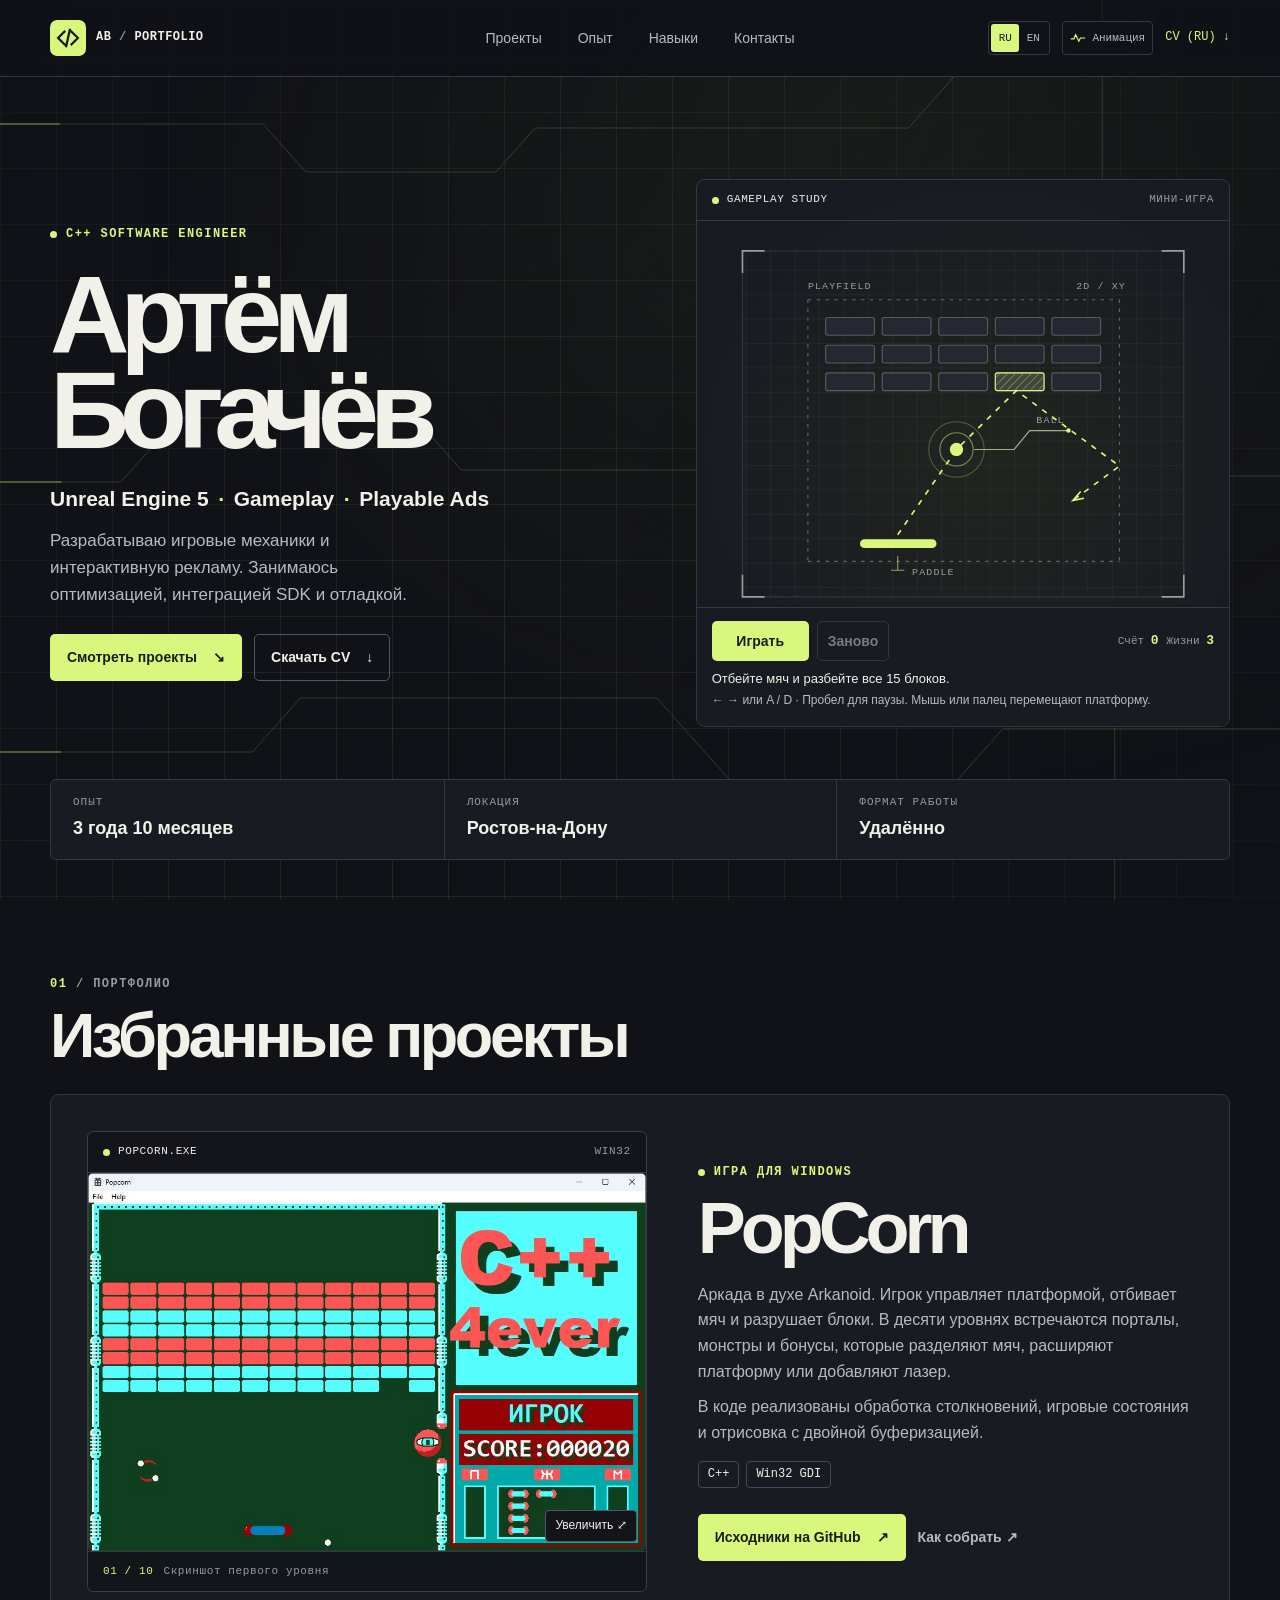
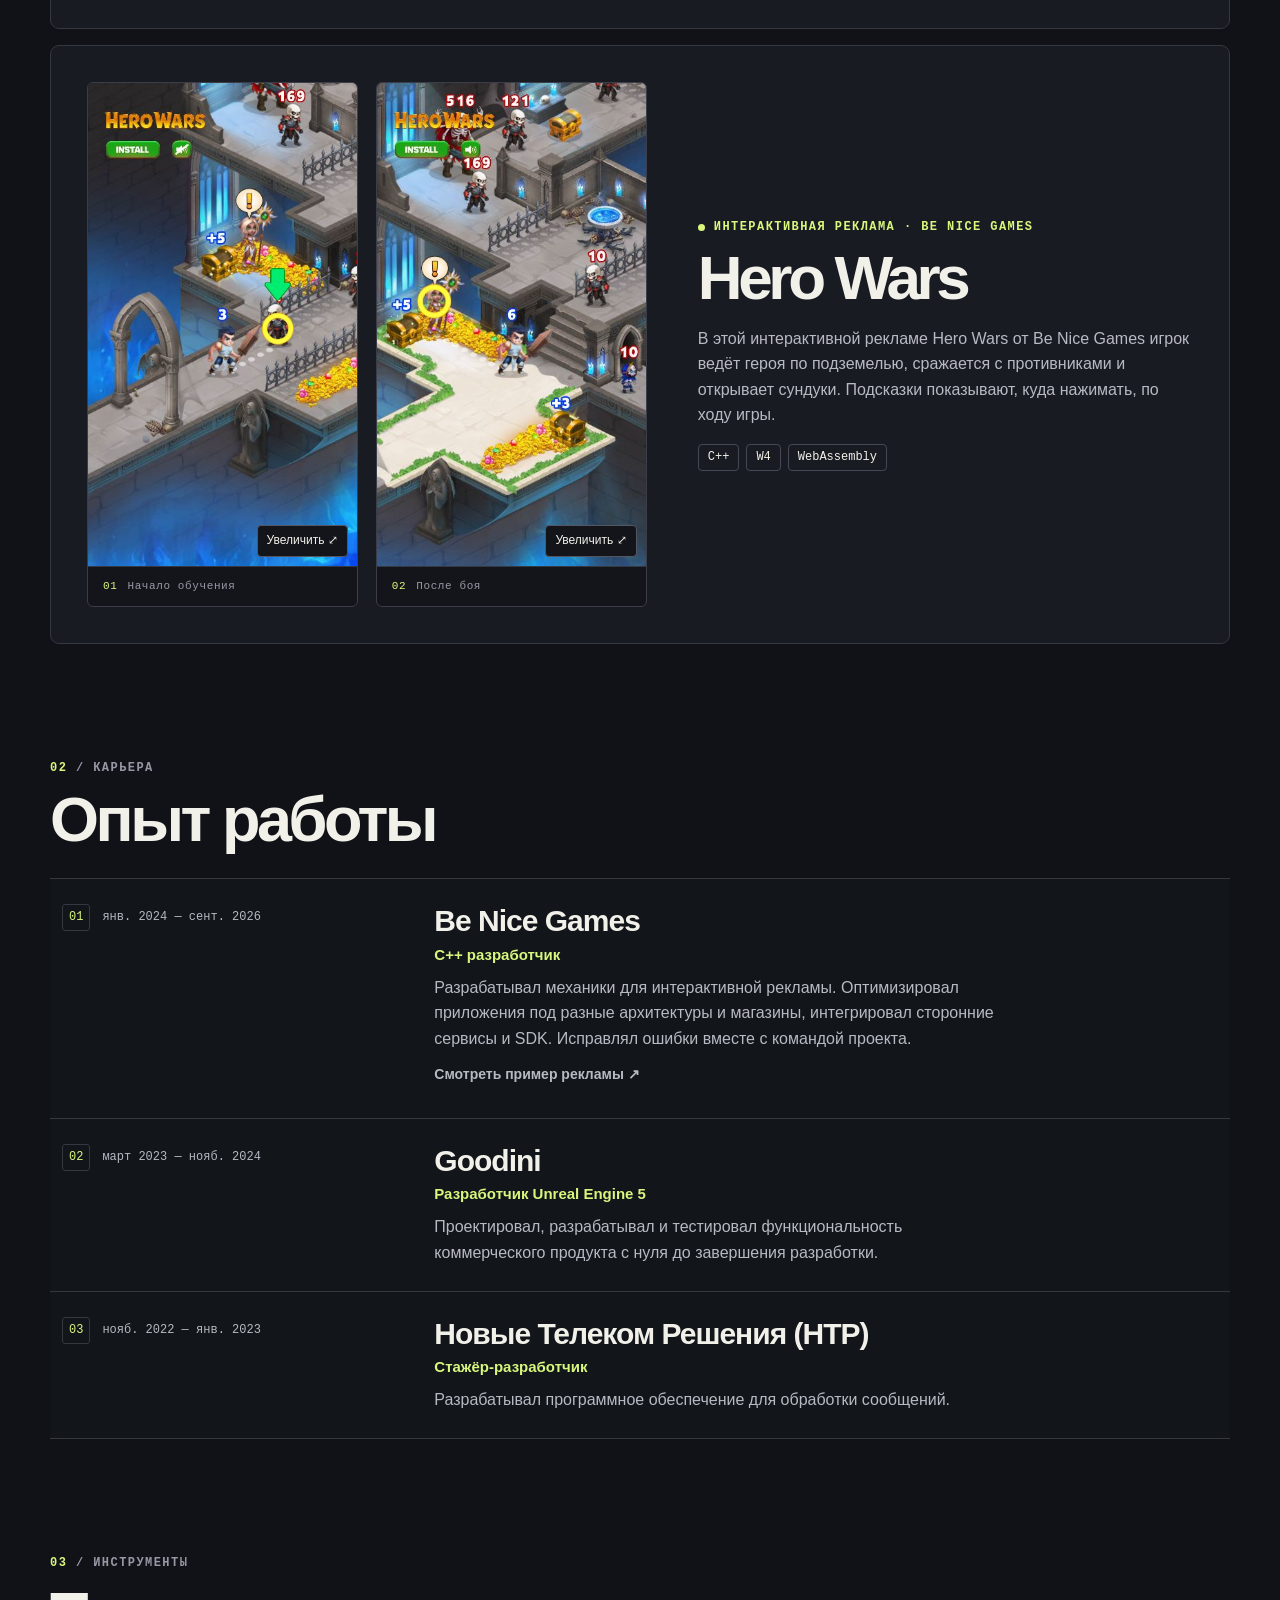
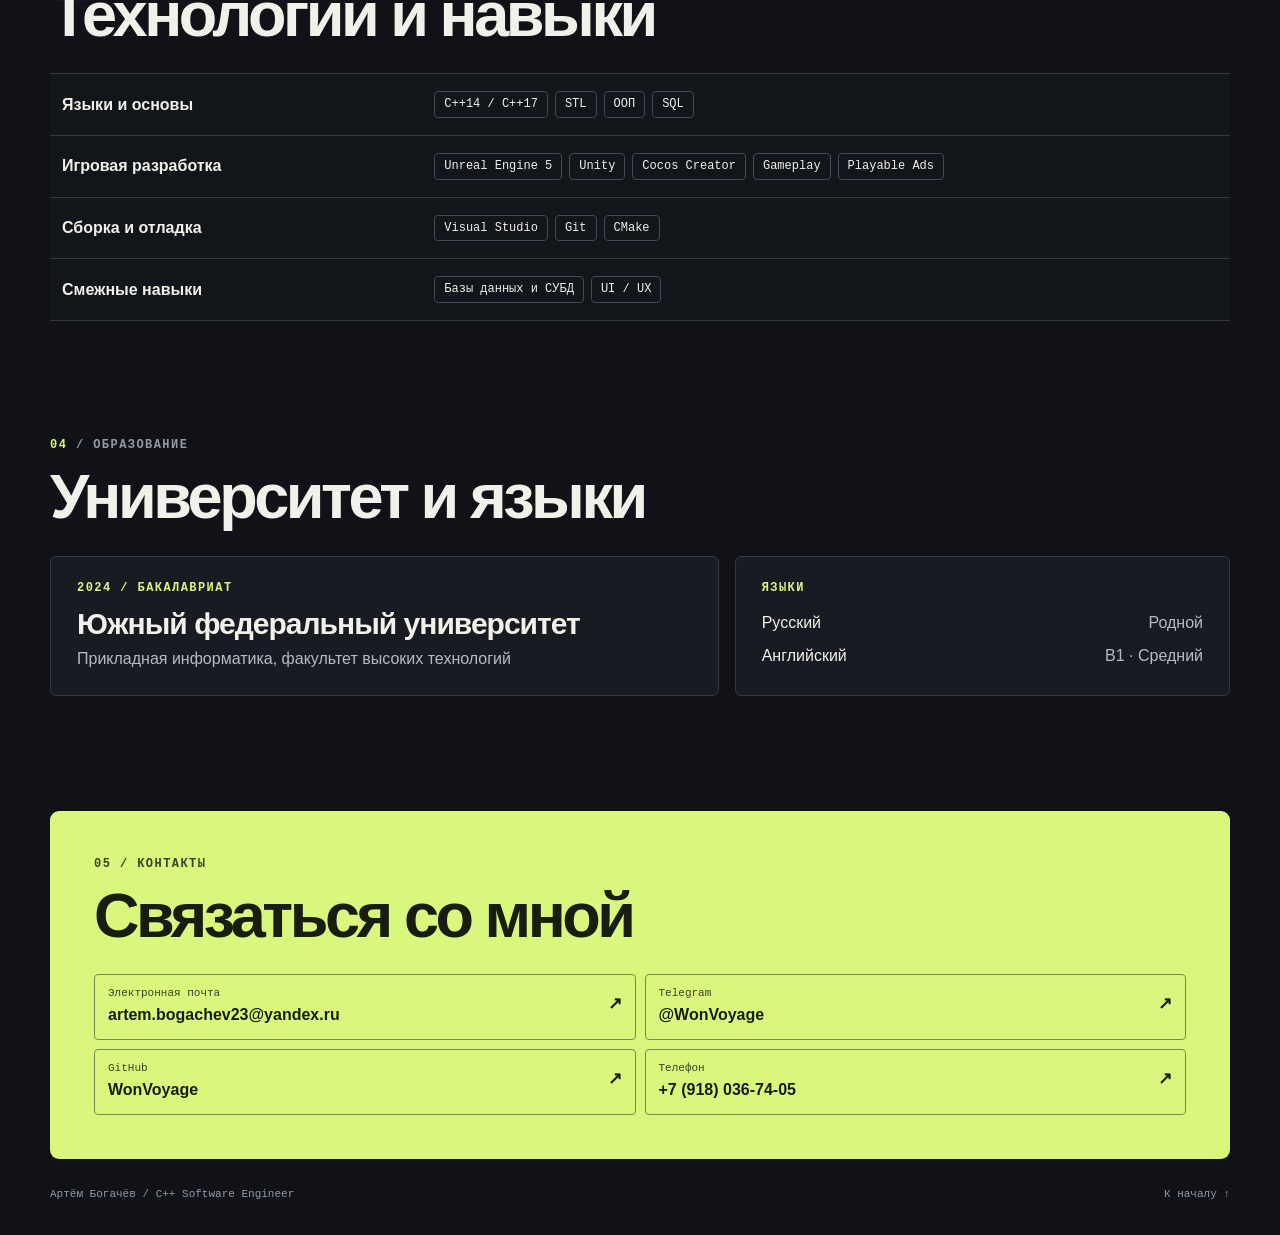
<file: index.html>
<!doctype html>
<html lang="ru">
<head>
  <meta charset="utf-8">
  <meta name="viewport" content="width=device-width, initial-scale=1">
  <meta name="description" content="Артём Богачёв, C++ разработчик. Опыт в Unreal Engine 5, игровых механиках и интерактивной рекламе. Резюме и проекты.">
  <meta name="theme-color" content="#111217">
  <title>Артём Богачёв — C++ разработчик</title>
  <link rel="alternate" hreflang="ru" href="/">
  <link rel="alternate" hreflang="en" href="/en/">
  <link rel="icon" href="/assets/mark.svg" type="image/svg+xml">
  <link rel="stylesheet" href="/style.css">
  <script type="module" src="/interactions.js"></script>
</head>
<body id="top">
  <div class="ambient" aria-hidden="true">
    <svg viewBox="0 0 1440 900" preserveAspectRatio="none" fill="none">
      <defs>
        <linearGradient id="trace-light" gradientUnits="userSpaceOnUse" x2="1440">
          <stop offset="0" stop-color="#d9f77d" stop-opacity=".35"/>
          <stop offset=".34" stop-color="#d9f77d" stop-opacity=".45"/>
          <stop offset=".57" stop-color="#d9f77d"/>
        </linearGradient>
        <path id="trace-a" pathLength="100" vector-effect="non-scaling-stroke" d="M-20 124H296l48 48h214l44-44h420l56-56h382"/>
        <path id="trace-b" pathLength="100" vector-effect="non-scaling-stroke" d="M-20 482H136l64-64h267l52 52h288l54-54h221l60 60h318"/>
        <path id="trace-c" pathLength="100" vector-effect="non-scaling-stroke" d="M-20 752H284l54-54h401l82 82h256l51-51h332"/>
        <path id="trace-d" pathLength="100" vector-effect="non-scaling-stroke" d="M1240-20v242l-56 56v238l70 70v334"/>
      </defs>
      <g class="ambient-traces">
        <use href="#trace-a"/><use href="#trace-b"/><use href="#trace-c"/><use href="#trace-d"/>
      </g>
      <g class="ambient-pulses">
        <use class="ambient-pulse" href="#trace-a"/><use class="ambient-pulse" href="#trace-b"/>
        <use class="ambient-pulse" href="#trace-c"/><use class="ambient-pulse" href="#trace-d"/>
      </g>
    </svg>
  </div>
  <a class="skip-link" href="#main">К содержанию</a>
  <header class="topbar">
    <div class="shell topbar-inner">
      <a class="brand" href="#top" aria-label="Артём Богачёв, к началу">
        <img src="/assets/mark.svg" alt="" width="36" height="36">
        <span>AB<span class="quiet"> / </span>PORTFOLIO</span>
      </a>
      <nav aria-label="Разделы сайта">
        <a href="#projects">Проекты</a>
        <a href="#experience">Опыт</a>
        <a href="#skills">Навыки</a>
        <a href="#contact">Контакты</a>
      </nav>
      <div class="topbar-actions">
        <div class="locale-picker" role="group" aria-label="Язык сайта">
          <a href="/" hreflang="ru" lang="ru" aria-label="Русский" aria-current="page">RU</a>
          <a href="/en/" hreflang="en" lang="en" aria-label="English" aria-current="false">EN</a>
        </div>
        <button type="button" class="motion-toggle" data-motion-toggle hidden aria-pressed="true" aria-label="Анимация фона" title="Анимация фона">
          <svg viewBox="0 0 20 20" width="16" height="16" fill="none" stroke="currentColor" stroke-width="1.5" aria-hidden="true"><path d="M1 11h4l2-5 4 8 2-4h6"/></svg>
          <span>Анимация</span>
        </button>
        <a class="top-cv" href="/assets/Artem_Bogachev_CV_RU.pdf" download>CV (RU) <span aria-hidden="true">↓</span></a>
      </div>
    </div>
  </header>

  <main id="main" class="shell" tabindex="-1">
    <section class="hero" aria-labelledby="hero-title">
      <div class="hero-copy">
        <div class="eyebrow"><i></i> C++ SOFTWARE ENGINEER</div>
        <h1 id="hero-title">Артём<br>Богачёв</h1>
        <p class="hero-role">Unreal Engine 5 <b>·</b> Gameplay <b>·</b> Playable Ads</p>
        <p class="hero-intro">Разрабатываю игровые механики и интерактивную рекламу. Занимаюсь оптимизацией, интеграцией SDK и отладкой.</p>
        <div class="actions">
          <a class="button primary" href="#projects">Смотреть проекты <span aria-hidden="true">↘</span></a>
          <a class="button secondary" href="/assets/Artem_Bogachev_CV_RU.pdf" download>Скачать CV <span aria-hidden="true">↓</span></a>
        </div>
      </div>
      <section class="schematic" data-study data-phase="ready" data-phases="{&quot;ready&quot;:{&quot;button&quot;:&quot;Играть&quot;,&quot;message&quot;:&quot;Отбейте мяч и разбейте все 15 блоков.&quot;},&quot;playing&quot;:{&quot;button&quot;:&quot;Пауза&quot;,&quot;message&quot;:&quot;Двигайте платформу, чтобы отбить мяч.&quot;},&quot;paused&quot;:{&quot;button&quot;:&quot;Продолжить&quot;,&quot;message&quot;:&quot;Пауза.&quot;},&quot;serve&quot;:{&quot;button&quot;:&quot;Подать мяч&quot;,&quot;message&quot;:&quot;Мяч потерян. Подайте следующий.&quot;},&quot;won&quot;:{&quot;button&quot;:&quot;Играть снова&quot;,&quot;message&quot;:&quot;Победа! Все 15 блоков разбиты.&quot;},&quot;lost&quot;:{&quot;button&quot;:&quot;Играть снова&quot;,&quot;message&quot;:&quot;Игра окончена. Попробуйте ещё раз.&quot;}}" aria-labelledby="study-title">
        <div class="diagram-top"><span id="study-title"><i></i> GAMEPLAY STUDY</span><span>МИНИ-ИГРА</span></div>
        <div class="study-field" tabindex="0" role="group" aria-label="Игровое поле" aria-describedby="study-help">
          <svg class="diagram" viewBox="0 0 480 348" fill="none" xmlns="http://www.w3.org/2000/svg" aria-hidden="true">
            <defs>
              <pattern id="grid" width="22" height="22" patternUnits="userSpaceOnUse">
                <path d="M22 0H0V22" stroke="#353740" stroke-opacity=".65"/>
              </pattern>
              <pattern id="hatch" width="5" height="5" patternUnits="userSpaceOnUse" patternTransform="rotate(45)">
                <path d="M0 0V5" stroke="#d9f77d" stroke-opacity=".6"/>
              </pattern>
            </defs>
            <rect x="41" y="27" width="398" height="312" rx="2" fill="url(#grid)" stroke="#343741"/>
            <path d="M41 47V27h20m358 0h20v20M41 319v20h20m358 0h20v-20" stroke="#989d95" stroke-width="1.5"/>
            <path d="M100 71H381M100 307H381M100 71V307M381 71V307" stroke="#626767" stroke-dasharray="3 5"/>
            <g class="study-bricks" fill="#252731" stroke="#565b61">
              <rect x="116" y="87" width="44" height="16" rx="2"/><rect x="167" y="87" width="44" height="16" rx="2"/><rect x="218" y="87" width="44" height="16" rx="2"/><rect x="269" y="87" width="44" height="16" rx="2"/><rect x="320" y="87" width="44" height="16" rx="2"/>
              <rect x="116" y="112" width="44" height="16" rx="2"/><rect x="167" y="112" width="44" height="16" rx="2"/><rect x="218" y="112" width="44" height="16" rx="2"/><rect x="269" y="112" width="44" height="16" rx="2"/><rect x="320" y="112" width="44" height="16" rx="2"/>
              <rect x="116" y="137" width="44" height="16" rx="2"/><rect x="167" y="137" width="44" height="16" rx="2"/><rect x="218" y="137" width="44" height="16" rx="2"/><rect x="269" y="137" width="44" height="16" rx="2"/><rect x="320" y="137" width="44" height="16" rx="2"/>
            </g>
            <g class="study-preview">
              <rect x="269" y="137" width="44" height="16" rx="2" fill="#d9f77d" fill-opacity=".15" stroke="#d9f77d"/>
              <rect x="270" y="138" width="42" height="14" rx="2" fill="url(#hatch)"/>
              <path d="m181 283 53-77 54-53 93 68-42 31" stroke="#d9f77d" stroke-width="1.5" stroke-dasharray="5 6"/>
              <path d="m346 244-7 8 10-2" stroke="#d9f77d" stroke-width="1.5"/>
              <circle cx="234" cy="206" r="25" stroke="#d9f77d" stroke-opacity=".27"/>
              <circle cx="234" cy="206" r="15" stroke="#d9f77d" stroke-opacity=".5"/>
              <circle cx="234" cy="206" r="6" fill="#d9f77d"/>
              <path d="M250 206h36l14-17h35" stroke="#a6af8d" stroke-width="1"/>
              <circle cx="335" cy="189" r="2" fill="#d9f77d"/>
              <rect x="147" y="287" width="69" height="8" rx="4" fill="#d9f77d"/>
              <path d="M181 302v13m-6 0h12" stroke="#d9f77d" stroke-opacity=".6"/>
              <g fill="#9a9f94" font-family="monospace" font-size="9" letter-spacing="1">
                <text x="100" y="61">PLAYFIELD</text><text x="342" y="61">2D / XY</text>
                <text x="306" y="182">BALL</text><text x="194" y="319">PADDLE</text>
              </g>
            </g>
            <g class="study-pieces">
              <rect data-paddle x="209" y="287" width="62" height="8" rx="4" fill="#d9f77d"/>
              <circle data-ball cx="240" cy="280" r="5" fill="#f1f0e9"/>
            </g>
          </svg>
        </div>
        <div class="study-panel">
          <div class="study-controls">
            <div class="study-buttons">
              <button type="button" class="button primary" data-play disabled>Играть</button>
              <button type="button" class="button secondary" data-restart disabled>Заново</button>
            </div>
            <div class="study-score">
              <span>Счёт <strong data-score>0</strong></span>
              <span>Жизни <strong data-lives>3</strong></span>
            </div>
          </div>
          <p class="study-status" role="status" data-status>Отбейте мяч и разбейте все 15 блоков.</p>
          <p id="study-help" class="study-help">← → или A / D · Пробел для паузы. Мышь или палец перемещают платформу.</p>
          <noscript><p class="study-status">Для игры нужен JavaScript.</p></noscript>
        </div>
      </section>
      <dl class="facts">
        <div><dt>Опыт</dt><dd>3 года 10 месяцев</dd></div>
        <div><dt>Локация</dt><dd>Ростов-на-Дону</dd></div>
        <div><dt>Формат работы</dt><dd>Удалённо</dd></div>
      </dl>
    </section>

    <section class="section" id="projects" aria-labelledby="projects-title">
      <div class="section-kicker"><span>01</span> / ПОРТФОЛИО</div>
      <h2 id="projects-title">Избранные проекты</h2>
      <article class="project">
        <figure class="game">
          <div class="game-bar"><span><i></i> POPCORN.EXE</span><span>WIN32</span></div>
          <a class="game-image-link" href="/assets/popcorn-gameplay.jpg" aria-label="Увеличить скриншот первого уровня PopCorn" data-screenshot-title="PopCorn · первый уровень">
            <img src="/assets/popcorn-gameplay.jpg" alt="Первый уровень PopCorn. Платформа и мяч под полем из красных и бирюзовых блоков." width="962" height="652" loading="lazy">
            <span aria-hidden="true">Увеличить ⤢</span>
          </a>
          <figcaption><span>01 / 10</span> Скриншот первого уровня</figcaption>
        </figure>
        <div class="project-copy">
          <div class="eyebrow"><i></i> ИГРА ДЛЯ WINDOWS</div>
          <h3>PopCorn</h3>
          <p>Аркада в духе Arkanoid. Игрок управляет платформой, отбивает мяч и разрушает блоки. В десяти уровнях встречаются порталы, монстры и бонусы, которые разделяют мяч, расширяют платформу или добавляют лазер.</p>
          <p>В коде реализованы обработка столкновений, игровые состояния и отрисовка с двойной буферизацией.</p>
          <ul class="tags" aria-label="Технологии проекта"><li>C++</li><li>Win32 GDI</li></ul>
          <div class="actions">
            <a class="button primary" href="https://github.com/WonVoyage/PopCorn">Исходники на GitHub <span aria-hidden="true">↗</span></a>
            <a class="text-link" href="https://github.com/WonVoyage/PopCorn#build-from-source">Как собрать <span aria-hidden="true">↗</span></a>
          </div>
        </div>
      </article>
      <article class="project project--playable" id="playable-ad" aria-labelledby="ad-title">
        <div class="ad-shots" role="group" aria-label="Скриншоты интерактивной рекламы">
          <figure class="game">
            <a class="game-image-link" href="/assets/playable-tutorial.jpg" aria-label="Увеличить скриншот начала обучения" data-screenshot-title="Начало обучения">
              <img src="/assets/playable-tutorial.jpg" alt="Герой в подземелье. Игровая подсказка показывает, куда нажать." width="390" height="700" loading="lazy">
              <span aria-hidden="true">Увеличить ⤢</span>
            </a>
            <figcaption><span>01</span> Начало обучения</figcaption>
          </figure>
          <figure class="game">
            <a class="game-image-link" href="/assets/playable-combat.jpg" aria-label="Увеличить скриншот после боя" data-screenshot-title="После боя">
              <img src="/assets/playable-combat.jpg" alt="Герой после боя. В подземелье видны противники и сундуки." width="390" height="700" loading="lazy">
              <span aria-hidden="true">Увеличить ⤢</span>
            </a>
            <figcaption><span>02</span> После боя</figcaption>
          </figure>
        </div>
        <div class="project-copy">
          <div class="eyebrow"><i></i> ИНТЕРАКТИВНАЯ РЕКЛАМА · BE NICE GAMES</div>
          <h3 id="ad-title">Hero Wars</h3>
          <p>В этой интерактивной рекламе Hero Wars от Be Nice Games игрок ведёт героя по подземелью, сражается с противниками и открывает сундуки. Подсказки показывают, куда нажимать, по ходу игры.</p>
          <ul class="tags" aria-label="Технологии проекта"><li>C++</li><li>W4</li><li>WebAssembly</li></ul>
        </div>
      </article>
    </section>

    <section class="section" id="experience" aria-labelledby="experience-title">
      <div class="section-kicker"><span>02</span> / КАРЬЕРА</div>
      <h2 id="experience-title">Опыт работы</h2>
      <div class="timeline">
        <article class="job">
          <div class="job-meta"><span class="job-index">01</span><p>янв. 2024 — сент. 2026</p></div>
          <div>
            <h3>Be Nice Games</h3>
            <p class="job-role">C++ разработчик</p>
            <p>Разрабатывал механики для интерактивной рекламы. Оптимизировал приложения под разные архитектуры и магазины, интегрировал сторонние сервисы и SDK. Исправлял ошибки вместе с командой проекта.</p>
            <a class="text-link job-project" href="#playable-ad">Смотреть пример рекламы <span aria-hidden="true">↗</span></a>
          </div>
        </article>
        <article class="job">
          <div class="job-meta"><span class="job-index">02</span><p>март 2023 — нояб. 2024</p></div>
          <div>
            <h3>Goodini</h3>
            <p class="job-role">Разработчик Unreal Engine 5</p>
            <p>Проектировал, разрабатывал и тестировал функциональность коммерческого продукта с нуля до завершения разработки.</p>
          </div>
        </article>
        <article class="job">
          <div class="job-meta"><span class="job-index">03</span><p>нояб. 2022 — янв. 2023</p></div>
          <div>
            <h3>Новые Телеком Решения (НТР)</h3>
            <p class="job-role">Стажёр-разработчик</p>
            <p>Разрабатывал программное обеспечение для обработки сообщений.</p>
          </div>
        </article>
      </div>
    </section>

    <section class="section" id="skills" aria-labelledby="skills-title">
      <div class="section-kicker"><span>03</span> / ИНСТРУМЕНТЫ</div>
      <h2 id="skills-title">Технологии и навыки</h2>
      <dl class="skill-list">
        <div><dt>Языки и основы</dt><dd><ul class="tags"><li>C++14 / C++17</li><li>STL</li><li>ООП</li><li>SQL</li></ul></dd></div>
        <div><dt>Игровая разработка</dt><dd><ul class="tags"><li>Unreal Engine 5</li><li>Unity</li><li>Cocos Creator</li><li>Gameplay</li><li>Playable Ads</li></ul></dd></div>
        <div><dt>Сборка и отладка</dt><dd><ul class="tags"><li>Visual Studio</li><li>Git</li><li>CMake</li></ul></dd></div>
        <div><dt>Смежные навыки</dt><dd><ul class="tags"><li>Базы данных и СУБД</li><li>UI / UX</li></ul></dd></div>
      </dl>
    </section>

    <section class="section" id="education" aria-labelledby="education-title">
      <div class="section-kicker"><span>04</span> / ОБРАЗОВАНИЕ</div>
      <h2 id="education-title">Университет и языки</h2>
      <div class="education-grid">
        <article>
          <div class="eyebrow">2024 / БАКАЛАВРИАТ</div>
          <h3>Южный федеральный университет</h3>
          <p>Прикладная информатика, факультет высоких технологий</p>
        </article>
        <article>
          <div class="eyebrow">ЯЗЫКИ</div>
          <dl class="languages"><div><dt>Русский</dt><dd>Родной</dd></div><div><dt>Английский</dt><dd>B1 · Средний</dd></div></dl>
        </article>
      </div>
    </section>

    <section class="section contact" id="contact" aria-labelledby="contact-title">
      <div class="section-kicker"><span>05</span> / КОНТАКТЫ</div>
      <h2 id="contact-title">Связаться со мной</h2>
      <div class="contact-grid">
        <a href="mailto:artem.bogachev23@yandex.ru"><span>Электронная почта</span><strong>artem.bogachev23@yandex.ru</strong><b aria-hidden="true">↗</b></a>
        <a href="https://t.me/WonVoyage"><span>Telegram</span><strong>@WonVoyage</strong><b aria-hidden="true">↗</b></a>
        <a href="https://github.com/WonVoyage"><span>GitHub</span><strong>WonVoyage</strong><b aria-hidden="true">↗</b></a>
        <a href="tel:+79180367405"><span>Телефон</span><strong>+7 (918) 036-74-05</strong><b aria-hidden="true">↗</b></a>
      </div>
    </section>
  </main>
  <footer class="footer shell">
    <span>Артём Богачёв <span class="quiet">/</span> C++ Software Engineer</span>
    <a href="#top">К началу <span aria-hidden="true">↑</span></a>
  </footer>
  <dialog class="screenshot-dialog" aria-labelledby="screenshot-title">
    <div class="screenshot-dialog-bar">
      <h2 id="screenshot-title">PopCorn · первый уровень</h2>
      <form method="dialog"><button class="button secondary" autofocus>Закрыть <span aria-hidden="true">×</span></button></form>
    </div>
    <img src="/assets/popcorn-gameplay.jpg" width="962" height="652" alt="Первый уровень PopCorn. Платформа и мяч под полем из красных и бирюзовых блоков." loading="lazy">
  </dialog>
</body>
</html>
</file>
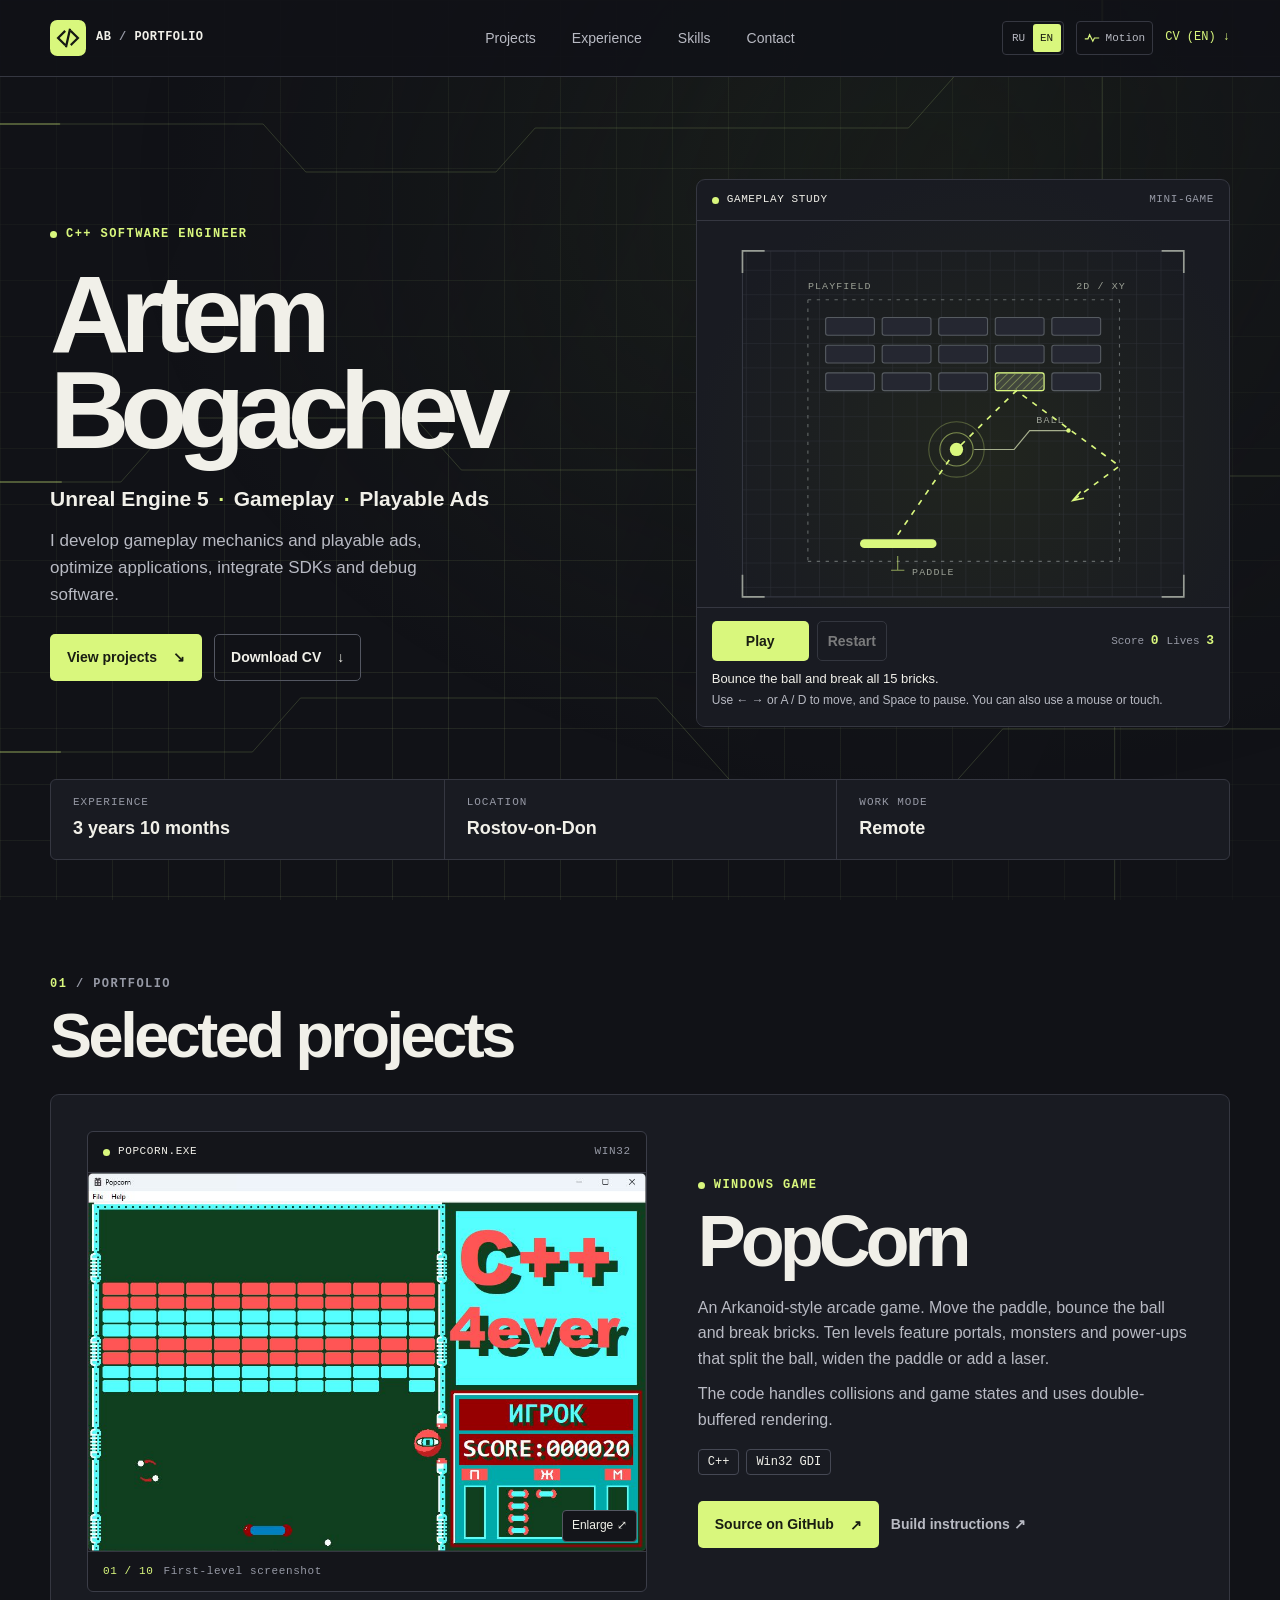
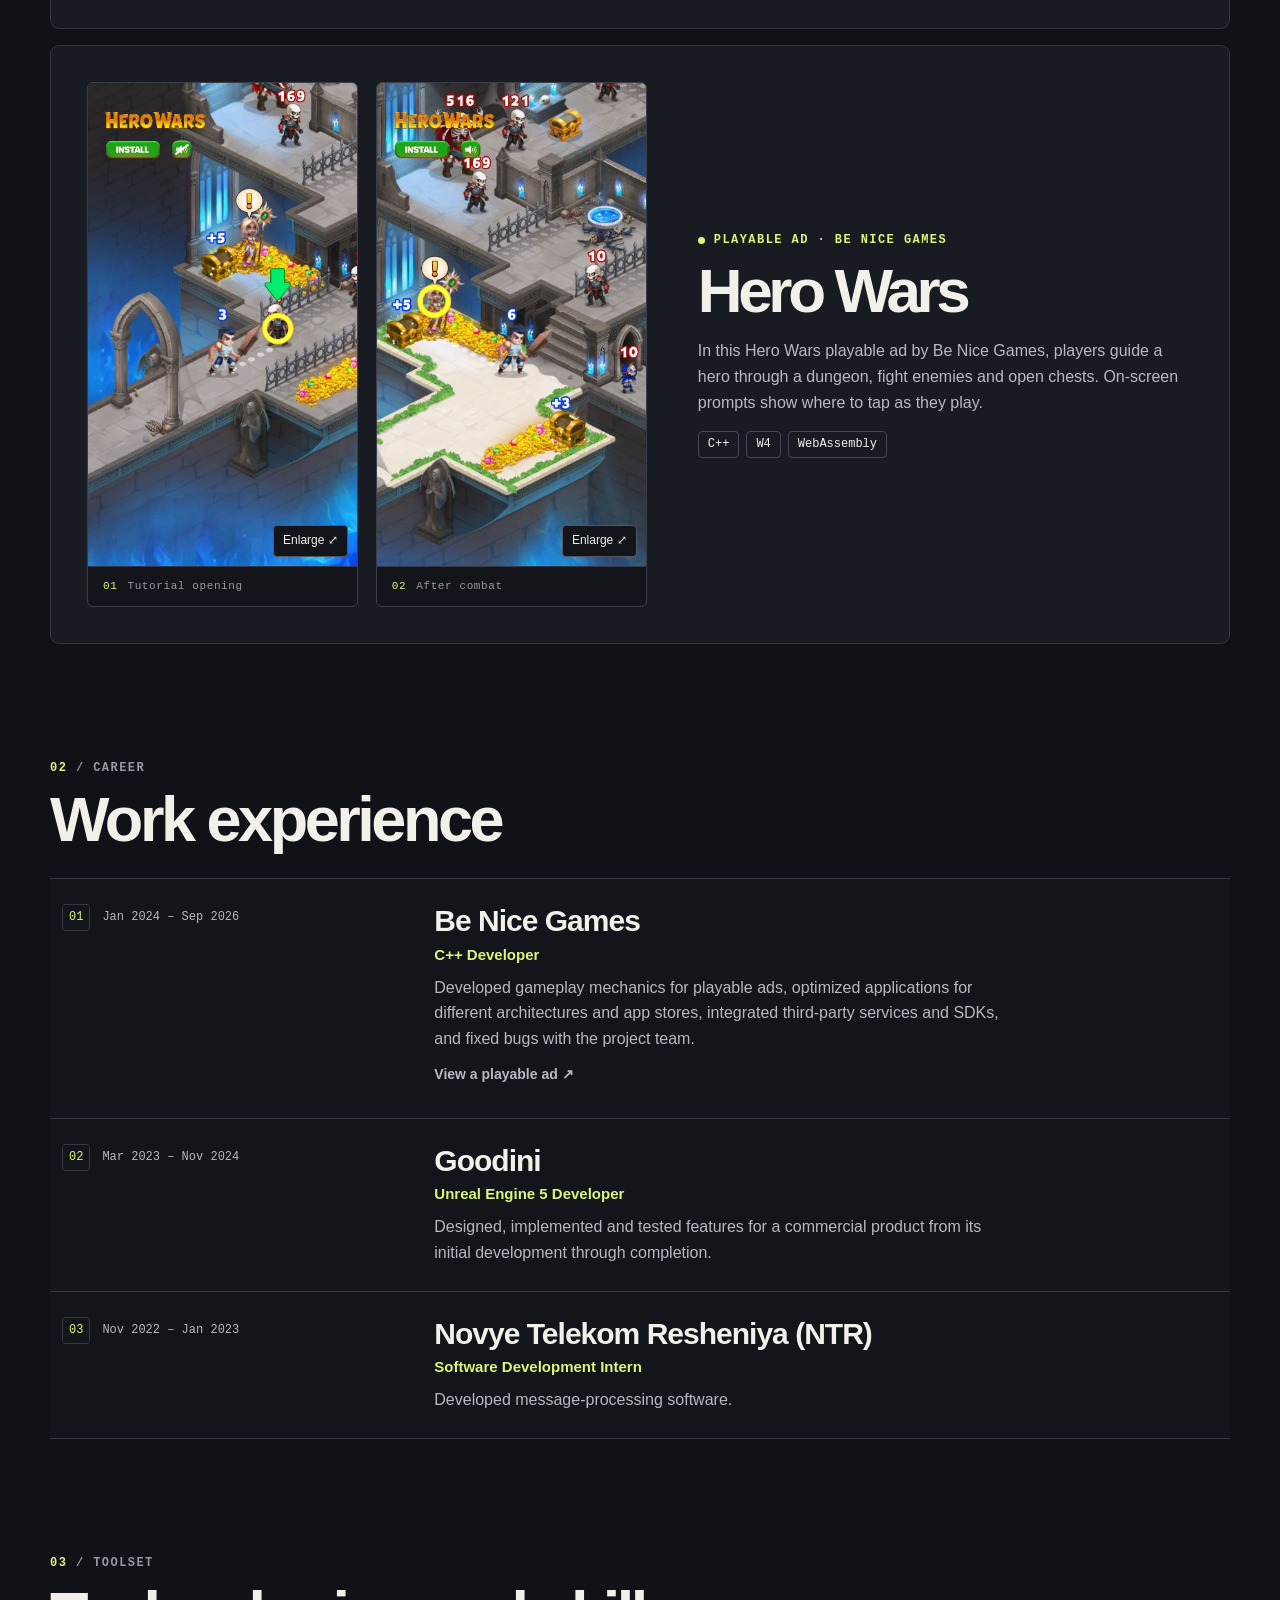
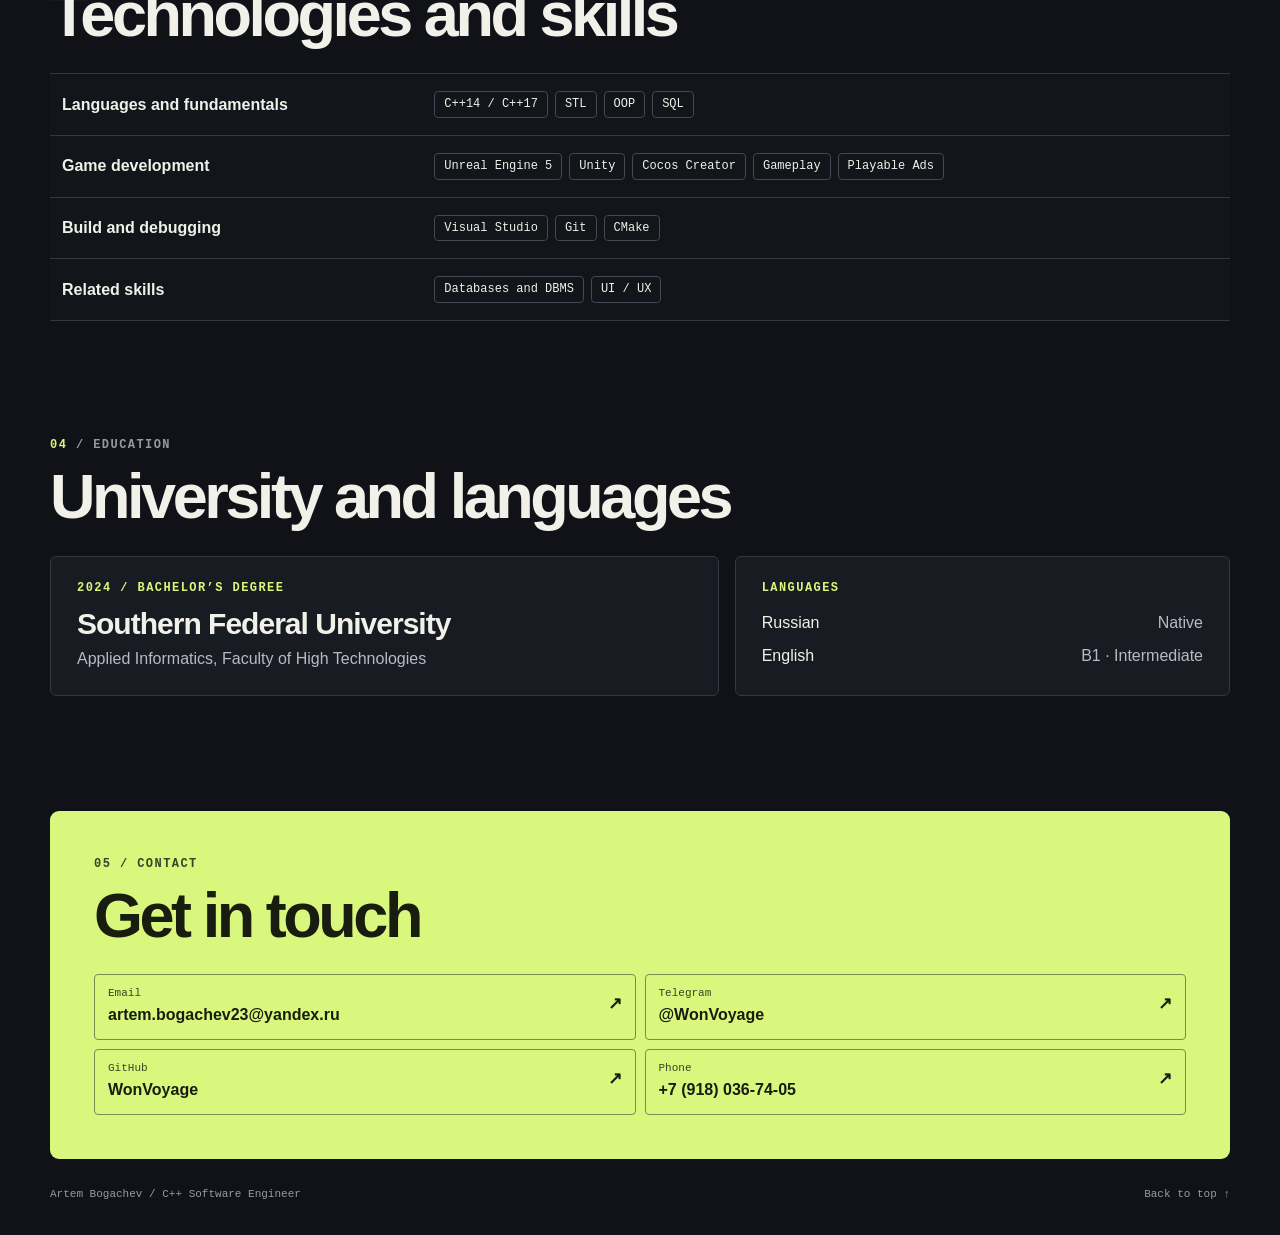
<file: en/index.html>
<!doctype html>
<html lang="en">
<head>
  <meta charset="utf-8">
  <meta name="viewport" content="width=device-width, initial-scale=1">
  <meta name="description" content="Artem Bogachev, C++ software engineer. Experience in Unreal Engine 5, gameplay and playable ads. Résumé and selected projects.">
  <meta name="theme-color" content="#111217">
  <title>Artem Bogachev — C++ Software Engineer</title>
  <link rel="alternate" hreflang="ru" href="/">
  <link rel="alternate" hreflang="en" href="/en/">
  <link rel="icon" href="/assets/mark.svg" type="image/svg+xml">
  <link rel="stylesheet" href="/style.css">
  <script type="module" src="/interactions.js"></script>
</head>
<body id="top">
  <div class="ambient" aria-hidden="true">
    <svg viewBox="0 0 1440 900" preserveAspectRatio="none" fill="none">
      <defs>
        <linearGradient id="trace-light" gradientUnits="userSpaceOnUse" x2="1440">
          <stop offset="0" stop-color="#d9f77d" stop-opacity=".35"/>
          <stop offset=".34" stop-color="#d9f77d" stop-opacity=".45"/>
          <stop offset=".57" stop-color="#d9f77d"/>
        </linearGradient>
        <path id="trace-a" pathLength="100" vector-effect="non-scaling-stroke" d="M-20 124H296l48 48h214l44-44h420l56-56h382"/>
        <path id="trace-b" pathLength="100" vector-effect="non-scaling-stroke" d="M-20 482H136l64-64h267l52 52h288l54-54h221l60 60h318"/>
        <path id="trace-c" pathLength="100" vector-effect="non-scaling-stroke" d="M-20 752H284l54-54h401l82 82h256l51-51h332"/>
        <path id="trace-d" pathLength="100" vector-effect="non-scaling-stroke" d="M1240-20v242l-56 56v238l70 70v334"/>
      </defs>
      <g class="ambient-traces">
        <use href="#trace-a"/><use href="#trace-b"/><use href="#trace-c"/><use href="#trace-d"/>
      </g>
      <g class="ambient-pulses">
        <use class="ambient-pulse" href="#trace-a"/><use class="ambient-pulse" href="#trace-b"/>
        <use class="ambient-pulse" href="#trace-c"/><use class="ambient-pulse" href="#trace-d"/>
      </g>
    </svg>
  </div>
  <a class="skip-link" href="#main">Skip to content</a>
  <header class="topbar">
    <div class="shell topbar-inner">
      <a class="brand" href="#top" aria-label="Artem Bogachev, back to top">
        <img src="/assets/mark.svg" alt="" width="36" height="36">
        <span>AB<span class="quiet"> / </span>PORTFOLIO</span>
      </a>
      <nav aria-label="Site sections">
        <a href="#projects">Projects</a>
        <a href="#experience">Experience</a>
        <a href="#skills">Skills</a>
        <a href="#contact">Contact</a>
      </nav>
      <div class="topbar-actions">
        <div class="locale-picker" role="group" aria-label="Site language">
          <a href="/" hreflang="ru" lang="ru" aria-label="Русский" aria-current="false">RU</a>
          <a href="/en/" hreflang="en" lang="en" aria-label="English" aria-current="page">EN</a>
        </div>
        <button type="button" class="motion-toggle" data-motion-toggle hidden aria-pressed="true" aria-label="Background animation" title="Background animation">
          <svg viewBox="0 0 20 20" width="16" height="16" fill="none" stroke="currentColor" stroke-width="1.5" aria-hidden="true"><path d="M1 11h4l2-5 4 8 2-4h6"/></svg>
          <span>Motion</span>
        </button>
        <a class="top-cv" href="/assets/Artem_Bogachev_CV_EN.pdf" download>CV (EN) <span aria-hidden="true">↓</span></a>
      </div>
    </div>
  </header>

  <main id="main" class="shell" tabindex="-1">
    <section class="hero" aria-labelledby="hero-title">
      <div class="hero-copy">
        <div class="eyebrow"><i></i> C++ SOFTWARE ENGINEER</div>
        <h1 id="hero-title">Artem<br>Bogachev</h1>
        <p class="hero-role">Unreal Engine 5 <b>·</b> Gameplay <b>·</b> Playable Ads</p>
        <p class="hero-intro">I develop gameplay mechanics and playable ads, optimize applications, integrate SDKs and debug software.</p>
        <div class="actions">
          <a class="button primary" href="#projects">View projects <span aria-hidden="true">↘</span></a>
          <a class="button secondary" href="/assets/Artem_Bogachev_CV_EN.pdf" download>Download CV <span aria-hidden="true">↓</span></a>
        </div>
      </div>
      <section class="schematic" data-study data-phase="ready" data-phases="{&quot;ready&quot;:{&quot;button&quot;:&quot;Play&quot;,&quot;message&quot;:&quot;Bounce the ball and break all 15 bricks.&quot;},&quot;playing&quot;:{&quot;button&quot;:&quot;Pause&quot;,&quot;message&quot;:&quot;Move the paddle to bounce the ball.&quot;},&quot;paused&quot;:{&quot;button&quot;:&quot;Resume&quot;,&quot;message&quot;:&quot;Paused.&quot;},&quot;serve&quot;:{&quot;button&quot;:&quot;Serve ball&quot;,&quot;message&quot;:&quot;Ball lost. Serve the next one.&quot;},&quot;won&quot;:{&quot;button&quot;:&quot;Play again&quot;,&quot;message&quot;:&quot;You won! All 15 bricks are cleared.&quot;},&quot;lost&quot;:{&quot;button&quot;:&quot;Play again&quot;,&quot;message&quot;:&quot;Game over. Try again.&quot;}}" aria-labelledby="study-title">
        <div class="diagram-top"><span id="study-title"><i></i> GAMEPLAY STUDY</span><span>MINI-GAME</span></div>
        <div class="study-field" tabindex="0" role="group" aria-label="Playfield" aria-describedby="study-help">
          <svg class="diagram" viewBox="0 0 480 348" fill="none" xmlns="http://www.w3.org/2000/svg" aria-hidden="true">
            <defs>
              <pattern id="grid" width="22" height="22" patternUnits="userSpaceOnUse">
                <path d="M22 0H0V22" stroke="#353740" stroke-opacity=".65"/>
              </pattern>
              <pattern id="hatch" width="5" height="5" patternUnits="userSpaceOnUse" patternTransform="rotate(45)">
                <path d="M0 0V5" stroke="#d9f77d" stroke-opacity=".6"/>
              </pattern>
            </defs>
            <rect x="41" y="27" width="398" height="312" rx="2" fill="url(#grid)" stroke="#343741"/>
            <path d="M41 47V27h20m358 0h20v20M41 319v20h20m358 0h20v-20" stroke="#989d95" stroke-width="1.5"/>
            <path d="M100 71H381M100 307H381M100 71V307M381 71V307" stroke="#626767" stroke-dasharray="3 5"/>
            <g class="study-bricks" fill="#252731" stroke="#565b61">
              <rect x="116" y="87" width="44" height="16" rx="2"/><rect x="167" y="87" width="44" height="16" rx="2"/><rect x="218" y="87" width="44" height="16" rx="2"/><rect x="269" y="87" width="44" height="16" rx="2"/><rect x="320" y="87" width="44" height="16" rx="2"/>
              <rect x="116" y="112" width="44" height="16" rx="2"/><rect x="167" y="112" width="44" height="16" rx="2"/><rect x="218" y="112" width="44" height="16" rx="2"/><rect x="269" y="112" width="44" height="16" rx="2"/><rect x="320" y="112" width="44" height="16" rx="2"/>
              <rect x="116" y="137" width="44" height="16" rx="2"/><rect x="167" y="137" width="44" height="16" rx="2"/><rect x="218" y="137" width="44" height="16" rx="2"/><rect x="269" y="137" width="44" height="16" rx="2"/><rect x="320" y="137" width="44" height="16" rx="2"/>
            </g>
            <g class="study-preview">
              <rect x="269" y="137" width="44" height="16" rx="2" fill="#d9f77d" fill-opacity=".15" stroke="#d9f77d"/>
              <rect x="270" y="138" width="42" height="14" rx="2" fill="url(#hatch)"/>
              <path d="m181 283 53-77 54-53 93 68-42 31" stroke="#d9f77d" stroke-width="1.5" stroke-dasharray="5 6"/>
              <path d="m346 244-7 8 10-2" stroke="#d9f77d" stroke-width="1.5"/>
              <circle cx="234" cy="206" r="25" stroke="#d9f77d" stroke-opacity=".27"/>
              <circle cx="234" cy="206" r="15" stroke="#d9f77d" stroke-opacity=".5"/>
              <circle cx="234" cy="206" r="6" fill="#d9f77d"/>
              <path d="M250 206h36l14-17h35" stroke="#a6af8d" stroke-width="1"/>
              <circle cx="335" cy="189" r="2" fill="#d9f77d"/>
              <rect x="147" y="287" width="69" height="8" rx="4" fill="#d9f77d"/>
              <path d="M181 302v13m-6 0h12" stroke="#d9f77d" stroke-opacity=".6"/>
              <g fill="#9a9f94" font-family="monospace" font-size="9" letter-spacing="1">
                <text x="100" y="61">PLAYFIELD</text><text x="342" y="61">2D / XY</text>
                <text x="306" y="182">BALL</text><text x="194" y="319">PADDLE</text>
              </g>
            </g>
            <g class="study-pieces">
              <rect data-paddle x="209" y="287" width="62" height="8" rx="4" fill="#d9f77d"/>
              <circle data-ball cx="240" cy="280" r="5" fill="#f1f0e9"/>
            </g>
          </svg>
        </div>
        <div class="study-panel">
          <div class="study-controls">
            <div class="study-buttons">
              <button type="button" class="button primary" data-play disabled>Play</button>
              <button type="button" class="button secondary" data-restart disabled>Restart</button>
            </div>
            <div class="study-score">
              <span>Score <strong data-score>0</strong></span>
              <span>Lives <strong data-lives>3</strong></span>
            </div>
          </div>
          <p class="study-status" role="status" data-status>Bounce the ball and break all 15 bricks.</p>
          <p id="study-help" class="study-help">Use ← → or A / D to move, and Space to pause. You can also use a mouse or touch.</p>
          <noscript><p class="study-status">JavaScript is required to play.</p></noscript>
        </div>
      </section>
      <dl class="facts">
        <div><dt>Experience</dt><dd>3 years 10 months</dd></div>
        <div><dt>Location</dt><dd>Rostov-on-Don</dd></div>
        <div><dt>Work mode</dt><dd>Remote</dd></div>
      </dl>
    </section>

    <section class="section" id="projects" aria-labelledby="projects-title">
      <div class="section-kicker"><span>01</span> / PORTFOLIO</div>
      <h2 id="projects-title">Selected projects</h2>
      <article class="project">
        <figure class="game">
          <div class="game-bar"><span><i></i> POPCORN.EXE</span><span>WIN32</span></div>
          <a class="game-image-link" href="/assets/popcorn-gameplay.jpg" aria-label="Enlarge the screenshot of PopCorn’s first level" data-screenshot-title="PopCorn · first level">
            <img src="/assets/popcorn-gameplay.jpg" alt="PopCorn’s first level, with a paddle and ball below red and turquoise bricks." width="962" height="652" loading="lazy">
            <span aria-hidden="true">Enlarge ⤢</span>
          </a>
          <figcaption><span>01 / 10</span> First-level screenshot</figcaption>
        </figure>
        <div class="project-copy">
          <div class="eyebrow"><i></i> WINDOWS GAME</div>
          <h3>PopCorn</h3>
          <p>An Arkanoid-style arcade game. Move the paddle, bounce the ball and break bricks. Ten levels feature portals, monsters and power-ups that split the ball, widen the paddle or add a laser.</p>
          <p>The code handles collisions and game states and uses double-buffered rendering.</p>
          <ul class="tags" aria-label="Project technologies"><li>C++</li><li>Win32 GDI</li></ul>
          <div class="actions">
            <a class="button primary" href="https://github.com/WonVoyage/PopCorn">Source on GitHub <span aria-hidden="true">↗</span></a>
            <a class="text-link" href="https://github.com/WonVoyage/PopCorn#build-from-source">Build instructions <span aria-hidden="true">↗</span></a>
          </div>
        </div>
      </article>
      <article class="project project--playable" id="playable-ad" aria-labelledby="ad-title">
        <div class="ad-shots" role="group" aria-label="Playable ad screenshots">
          <figure class="game">
            <a class="game-image-link" href="/assets/playable-tutorial.jpg" aria-label="Enlarge the tutorial screenshot" data-screenshot-title="Tutorial opening">
              <img src="/assets/playable-tutorial.jpg" alt="A hero in a dungeon, with an on-screen prompt indicating where to tap." width="390" height="700" loading="lazy">
              <span aria-hidden="true">Enlarge ⤢</span>
            </a>
            <figcaption><span>01</span> Tutorial opening</figcaption>
          </figure>
          <figure class="game">
            <a class="game-image-link" href="/assets/playable-combat.jpg" aria-label="Enlarge the post-combat screenshot" data-screenshot-title="After combat">
              <img src="/assets/playable-combat.jpg" alt="The hero after combat, with more enemies and treasure chests in the dungeon." width="390" height="700" loading="lazy">
              <span aria-hidden="true">Enlarge ⤢</span>
            </a>
            <figcaption><span>02</span> After combat</figcaption>
          </figure>
        </div>
        <div class="project-copy">
          <div class="eyebrow"><i></i> PLAYABLE AD · BE NICE GAMES</div>
          <h3 id="ad-title">Hero Wars</h3>
          <p>In this Hero Wars playable ad by Be Nice Games, players guide a hero through a dungeon, fight enemies and open chests. On-screen prompts show where to tap as they play.</p>
          <ul class="tags" aria-label="Project technologies"><li>C++</li><li>W4</li><li>WebAssembly</li></ul>
        </div>
      </article>
    </section>

    <section class="section" id="experience" aria-labelledby="experience-title">
      <div class="section-kicker"><span>02</span> / CAREER</div>
      <h2 id="experience-title">Work experience</h2>
      <div class="timeline">
        <article class="job">
          <div class="job-meta"><span class="job-index">01</span><p>Jan 2024 – Sep 2026</p></div>
          <div>
            <h3>Be Nice Games</h3>
            <p class="job-role">C++ Developer</p>
            <p>Developed gameplay mechanics for playable ads, optimized applications for different architectures and app stores, integrated third-party services and SDKs, and fixed bugs with the project team.</p>
            <a class="text-link job-project" href="#playable-ad">View a playable ad <span aria-hidden="true">↗</span></a>
          </div>
        </article>
        <article class="job">
          <div class="job-meta"><span class="job-index">02</span><p>Mar 2023 – Nov 2024</p></div>
          <div>
            <h3>Goodini</h3>
            <p class="job-role">Unreal Engine 5 Developer</p>
            <p>Designed, implemented and tested features for a commercial product from its initial development through completion.</p>
          </div>
        </article>
        <article class="job">
          <div class="job-meta"><span class="job-index">03</span><p>Nov 2022 – Jan 2023</p></div>
          <div>
            <h3>Novye Telekom Resheniya (NTR)</h3>
            <p class="job-role">Software Development Intern</p>
            <p>Developed message-processing software.</p>
          </div>
        </article>
      </div>
    </section>

    <section class="section" id="skills" aria-labelledby="skills-title">
      <div class="section-kicker"><span>03</span> / TOOLSET</div>
      <h2 id="skills-title">Technologies and skills</h2>
      <dl class="skill-list">
        <div><dt>Languages and fundamentals</dt><dd><ul class="tags"><li>C++14 / C++17</li><li>STL</li><li>OOP</li><li>SQL</li></ul></dd></div>
        <div><dt>Game development</dt><dd><ul class="tags"><li>Unreal Engine 5</li><li>Unity</li><li>Cocos Creator</li><li>Gameplay</li><li>Playable Ads</li></ul></dd></div>
        <div><dt>Build and debugging</dt><dd><ul class="tags"><li>Visual Studio</li><li>Git</li><li>CMake</li></ul></dd></div>
        <div><dt>Related skills</dt><dd><ul class="tags"><li>Databases and DBMS</li><li>UI / UX</li></ul></dd></div>
      </dl>
    </section>

    <section class="section" id="education" aria-labelledby="education-title">
      <div class="section-kicker"><span>04</span> / EDUCATION</div>
      <h2 id="education-title">University and languages</h2>
      <div class="education-grid">
        <article>
          <div class="eyebrow">2024 / BACHELOR’S DEGREE</div>
          <h3>Southern Federal University</h3>
          <p>Applied Informatics, Faculty of High Technologies</p>
        </article>
        <article>
          <div class="eyebrow">LANGUAGES</div>
          <dl class="languages"><div><dt>Russian</dt><dd>Native</dd></div><div><dt>English</dt><dd>B1 · Intermediate</dd></div></dl>
        </article>
      </div>
    </section>

    <section class="section contact" id="contact" aria-labelledby="contact-title">
      <div class="section-kicker"><span>05</span> / CONTACT</div>
      <h2 id="contact-title">Get in touch</h2>
      <div class="contact-grid">
        <a href="mailto:artem.bogachev23@yandex.ru"><span>Email</span><strong>artem.bogachev23@yandex.ru</strong><b aria-hidden="true">↗</b></a>
        <a href="https://t.me/WonVoyage"><span>Telegram</span><strong>@WonVoyage</strong><b aria-hidden="true">↗</b></a>
        <a href="https://github.com/WonVoyage"><span>GitHub</span><strong>WonVoyage</strong><b aria-hidden="true">↗</b></a>
        <a href="tel:+79180367405"><span>Phone</span><strong>+7 (918) 036-74-05</strong><b aria-hidden="true">↗</b></a>
      </div>
    </section>
  </main>
  <footer class="footer shell">
    <span>Artem Bogachev <span class="quiet">/</span> C++ Software Engineer</span>
    <a href="#top">Back to top <span aria-hidden="true">↑</span></a>
  </footer>
  <dialog class="screenshot-dialog" aria-labelledby="screenshot-title">
    <div class="screenshot-dialog-bar">
      <h2 id="screenshot-title">PopCorn · first level</h2>
      <form method="dialog"><button class="button secondary" autofocus>Close <span aria-hidden="true">×</span></button></form>
    </div>
    <img src="/assets/popcorn-gameplay.jpg" width="962" height="652" alt="PopCorn’s first level, with a paddle and ball below red and turquoise bricks." loading="lazy">
  </dialog>
</body>
</html>
</file>
<file: style.css>
:root {
  color-scheme: dark;
  --bg: #111217;
  --panel: #191b22;
  --line: #353741;
  --text: #f1f0e9;
  --muted: #b8bac3;
  --quiet: #9699a5;
  --accent: #d9f77d;
  --mono: "Cascadia Mono", "SFMono-Regular", Consolas, monospace;
  --sans: "Segoe UI", Arial, sans-serif;
}

*, *::before, *::after { box-sizing: border-box; }
html { scroll-behavior: smooth; }
body { margin: 0; isolation: isolate; background: var(--bg); color: var(--text); font: 16px/1.6 var(--sans); }
a { color: inherit; text-decoration: none; }
a:focus-visible, button:focus-visible, .study-field:focus-visible { outline: 2px solid var(--accent); outline-offset: 4px; }
img { display: block; max-width: 100%; }
figure, dl, dd, p, h1, h2, h3 { margin: 0; }
.shell { width: min(100% - 88px, 1180px); margin-inline: auto; }
.quiet { color: var(--quiet); }
.skip-link { position: fixed; z-index: 5; top: 8px; left: 8px; padding: 10px 16px; color: var(--bg); background: var(--accent); transform: translateY(-150%); }
.skip-link:focus { transform: none; }

.ambient { position: fixed; z-index: -1; inset: 0; overflow: hidden; pointer-events: none; }
.ambient::before {
  content: "";
  position: absolute;
  inset: 0;
  background:
    radial-gradient(ellipse at 75% 20%, #20271d95, transparent 61%),
    linear-gradient(#a6be7420 1px, transparent 1px) 0 0 / 56px 56px,
    linear-gradient(90deg, #a6be7420 1px, transparent 1px) 0 0 / 56px 56px;
  mask-image: linear-gradient(115deg, #0003, #000 46%, #0009 76%, #0003);
}
.ambient svg { position: relative; display: block; width: 100%; height: 100%; }
.ambient-traces { stroke: #a6be7438; stroke-width: 1; }
.ambient-pulses { stroke: url(#trace-light); stroke-width: 2; stroke-linecap: round; }
.ambient-pulse { opacity: 0; stroke-dasharray: 5 95; }

.topbar {
  position: sticky;
  z-index: 3;
  top: 0;
  background: #111217f5;
  border-bottom: 1px solid var(--line);
}
.topbar-inner { min-height: 76px; display: grid; grid-template-columns: 1fr auto 1fr; align-items: center; gap: 20px; }
.brand, .top-cv, .eyebrow, .section-kicker, .facts dt, .job-meta, .footer { font-family: var(--mono); }
.brand { display: inline-flex; justify-self: start; align-items: center; gap: 10px; font-size: 12px; font-weight: 700; letter-spacing: .04em; }
.topbar nav { display: flex; align-items: center; gap: clamp(16px, 3vw, 36px); font-size: 14px; color: var(--muted); }
.topbar nav a { position: relative; padding-block: 10px; }
.topbar nav a[aria-current] { color: var(--accent); }
.topbar nav a::after { content: ""; position: absolute; inset: auto 0 4px; height: 1px; background: currentColor; transform: scaleX(0); transform-origin: left; }
.topbar nav a:is([aria-current], :hover, :focus-visible)::after { transform: scaleX(1); }
.topbar a:hover, .footer a:hover { color: var(--accent); }
.topbar-actions { display: flex; align-items: center; gap: 12px; justify-self: end; }
.top-cv { font-size: 12px; white-space: nowrap; color: var(--accent); }
.locale-picker { display: flex; align-items: center; padding: 2px; border: 1px solid var(--line); border-radius: 4px; font: 11px var(--mono); }
.locale-picker a { display: grid; place-items: center; min-width: 28px; min-height: 28px; border-radius: 3px; color: var(--muted); }
.locale-picker a[aria-current="page"] { background: var(--accent); color: #191d12; }
.locale-picker a:focus-visible { outline-offset: 1px; }
.motion-toggle:not([hidden]) { display: inline-flex; }
.motion-toggle { align-items: center; justify-content: center; gap: 6px; min-height: 34px; padding: 4px 7px; border: 1px solid var(--line); border-radius: 4px; background: var(--bg); color: var(--muted); font: 11px var(--mono); cursor: pointer; }
.motion-toggle[aria-pressed="true"] svg, .motion-toggle:hover { color: var(--accent); }
.motion-toggle:hover { border-color: #78834e; }

.hero { padding-top: clamp(54px, 8vw, 108px); display: grid; grid-template-columns: 1.13fr 1fr; align-items: center; gap: 52px 42px; }
.hero-copy { min-width: 0; }
.eyebrow, .section-kicker { color: var(--accent); font-size: 12px; font-weight: 650; letter-spacing: .12em; }
.eyebrow { display: flex; align-items: center; gap: 9px; }
.eyebrow i, .diagram-top i, .game-bar i { flex: none; display: inline-block; width: 7px; height: 7px; background: var(--accent); border-radius: 50%; }
h1 { margin: 21px 0 25px; font-size: clamp(66px, 8.6vw, 128px); font-weight: 750; letter-spacing: -.085em; line-height: .88; }
.hero-role { font-size: clamp(16px, 2vw, 21px); line-height: 1.45; font-weight: 650; }
.hero-role b { color: var(--accent); margin-inline: .18em; }
.hero-intro { max-width: 42ch; margin-top: 12px; color: var(--muted); font-size: 17px; }
.actions { display: flex; flex-wrap: wrap; align-items: center; gap: 12px; margin-top: 26px; }
.button { display: inline-flex; justify-content: space-between; align-items: center; gap: 16px; padding: 11px 16px; min-height: 46px; border: 1px solid transparent; border-radius: 5px; font-size: 14px; font-weight: 680; }
button.button { cursor: pointer; font-family: inherit; }
button.button:disabled { cursor: default; opacity: .45; }
.button span, .text-link span { line-height: 1; }
.primary { background: var(--accent); color: #191d12; }
.primary:hover { background: #ecffa9; }
.secondary { border-color: #545762; background: transparent; color: inherit; }
.secondary:hover { border-color: var(--accent); color: var(--accent); }
.schematic { position: relative; display: flex; flex-direction: column; justify-content: space-between; border: 1px solid var(--line); border-radius: 9px; background: radial-gradient(ellipse at 54% 50%, #21251e, #191b22 72%); min-width: 0; overflow: hidden; }
.study-field { touch-action: pan-y; }
.study-field:focus-visible { outline-offset: -3px; }
.study-pieces, .schematic:not([data-phase="ready"]) .study-preview { display: none; }
.schematic:not([data-phase="ready"]) .study-pieces { display: inline; }
.schematic[data-phase="playing"] .study-field, .schematic[data-phase="serve"] .study-field { cursor: ew-resize; }
.schematic:not([data-phase="ready"]) .study-bricks rect { fill: #525e34; stroke: #b8d16f; }
.schematic:not([data-phase="ready"]) .study-bricks rect:nth-child(-n + 10) { fill: #3f4d51; stroke: #86b3ac; }
.schematic:not([data-phase="ready"]) .study-bricks rect:nth-child(-n + 5) { fill: #58414c; stroke: #c58ca4; }
.diagram { display: block; width: 100%; height: auto; }
.diagram-top, .game-bar, .game figcaption { display: flex; align-items: center; justify-content: space-between; gap: 10px; padding: 12px 15px; font: 11px/1.4 var(--mono); letter-spacing: .055em; color: var(--quiet); }
.diagram-top, .game-bar { border-bottom: 1px solid var(--line); }
.diagram-top span:first-child, .game-bar span:first-child { display: inline-flex; align-items: center; gap: 8px; color: var(--text); }
.study-panel, .game figcaption { border-top: 1px solid var(--line); }
.study-panel { padding: 13px 15px 15px; background: #191b22; }
.study-controls, .study-buttons, .study-score { display: flex; flex-wrap: wrap; align-items: center; gap: 8px; }
.study-controls { justify-content: space-between; gap: 10px 14px; }
.study-buttons .button { justify-content: center; min-height: 40px; padding: 7px 10px; }
.study-buttons .primary { min-width: 97px; }
.study-score { color: var(--quiet); font: 11px/1.4 var(--mono); }
.study-score span { white-space: nowrap; }
.study-score strong { color: var(--accent); font-size: 13px; font-variant-numeric: tabular-nums; }
.study-status { margin-top: 8px; color: var(--text); font-size: 13px; }
.study-help { margin-top: 2px; color: var(--muted); font-size: 12px; }
.facts { grid-column: 1 / -1; display: grid; grid-template-columns: repeat(3, 1fr); border: 1px solid var(--line); border-radius: 6px; background: var(--panel); }
.facts div { padding: 14px 22px 16px; }
.facts div + div { border-left: 1px solid var(--line); }
.facts dt { color: var(--quiet); font-size: 11px; text-transform: uppercase; letter-spacing: .09em; }
.facts dd { margin-top: 3px; font-size: 18px; font-weight: 650; }

.section { margin-top: clamp(64px, 9vw, 115px); scroll-margin-top: 100px; }
.section-kicker { color: var(--quiet); }
.section-kicker span { color: var(--accent); }
h2 { margin: 8px 0 26px; font-size: clamp(34px, 5.3vw, 63px); line-height: 1.05; font-weight: 730; letter-spacing: -.055em; }
h3 { font-size: clamp(22px, 2.65vw, 30px); line-height: 1.15; font-weight: 690; letter-spacing: -.033em; }
.project { display: grid; grid-template-columns: 1.13fr 1fr; gap: clamp(22px, 4vw, 54px); align-items: center; padding: clamp(18px, 3.3vw, 36px); border: 1px solid var(--line); border-radius: 9px; background: var(--panel); }
.game { border: 1px solid #3b3d48; border-radius: 6px; background: #14151a; overflow: hidden; }
.game img { width: 100%; height: auto; }
.game figcaption { justify-content: flex-start; }
.game figcaption span { color: var(--accent); }
.game-image-link { position: relative; display: block; }
.game-image-link:focus-visible { outline-offset: -3px; }
.game-image-link > span { position: absolute; right: 9px; bottom: 9px; padding: 5px 9px; border: 1px solid #545762; border-radius: 4px; background: #14151a; color: var(--text); font-size: 12px; }
.game-image-link:hover > span { border-color: var(--accent); color: var(--accent); }
.screenshot-dialog { width: min(100% - 24px, 1000px); max-width: none; max-height: calc(100% - 24px); padding: 0; border: 1px solid #545762; border-radius: 9px; background: var(--panel); color: var(--text); }
.screenshot-dialog.portrait { width: min(100% - 24px, 480px); }
.screenshot-dialog::backdrop { background: #090a0de8; }
.screenshot-dialog-bar { display: flex; justify-content: space-between; align-items: center; gap: 8px; padding: 10px 14px; }
.screenshot-dialog h2 { margin: 0; font-size: clamp(15px, 3vw, 23px); letter-spacing: -.02em; }
.screenshot-dialog .button { gap: 6px; padding: 6px 9px; min-height: 36px; }
.screenshot-dialog img { width: 100%; height: auto; max-height: calc(100dvh - 90px); object-fit: contain; background: #111217; }
.project-copy h3 { margin: 5px 0 12px; font-size: clamp(43px, 6vw, 72px); letter-spacing: -.07em; }
.project-copy p, .job p, .education-grid p { color: var(--muted); }
.project-copy p + p { margin-top: 10px; }
.project--playable { margin-top: 16px; scroll-margin-top: 100px; }
.project--playable .project-copy h3 { font-size: clamp(34px, 5vw, 62px); }
.ad-shots { display: grid; grid-template-columns: repeat(2, minmax(0, 1fr)); gap: clamp(8px, 2vw, 18px); }
.ad-shots figcaption { align-items: baseline; }
.job-project { display: inline-block; margin-top: 3px; }
.tags { list-style: none; display: flex; flex-wrap: wrap; gap: 7px; padding: 0; margin: 0; }
.project-copy .tags { margin-top: 16px; }
.tags li { padding: 4px 9px; border: 1px solid #454854; border-radius: 4px; color: var(--text); font: 12px/1.4 var(--mono); }
.text-link { color: var(--muted); font-weight: 650; font-size: 14px; padding: 8px 0; }
.text-link:hover { color: var(--accent); }

.timeline, .skill-list { border-top: 1px solid var(--line); }
.job, .skill-list > div { display: grid; grid-template-columns: minmax(225px, 1fr) 2.25fr; align-items: start; column-gap: 24px; padding: 25px 12px; border-bottom: 1px solid var(--line); background: #13161bf0; }
.job-meta { display: flex; align-items: center; gap: 12px; font-size: 12px; }
.job-index { color: var(--accent); border: 1px solid var(--line); border-radius: 3px; padding: 3px 6px; }
.job p { max-width: 65ch; }
.job p.job-role { color: var(--accent); font-size: 15px; font-weight: 650; margin: 4px 0 8px; }
.skill-list > div { align-items: center; padding-block: 17px; }
.skill-list dt { font-size: 16px; font-weight: 650; }
.education-grid { display: grid; grid-template-columns: 1.35fr 1fr; gap: 16px; }
.education-grid article { padding: 22px 26px; border: 1px solid var(--line); border-radius: 6px; background: var(--panel); }
.education-grid h3 { margin: 9px 0 5px; }
.languages { margin-top: 8px; }
.languages div { display: flex; align-items: baseline; justify-content: space-between; gap: 10px; padding: 4px 0; }
.languages dd { color: var(--muted); text-align: right; }

.contact { padding: clamp(22px, 4vw, 44px); background: var(--accent); color: #181d10; border-radius: 9px; }
.contact .section-kicker, .contact .section-kicker span { color: #394327; }
.contact a:focus-visible { outline-color: #181d10; }
.contact-grid { display: grid; grid-template-columns: repeat(2, minmax(0, 1fr)); gap: 9px; }
.contact-grid a { position: relative; display: flex; flex-direction: column; padding: 10px 39px 12px 13px; border: 1px solid #7b8a50; border-radius: 4px; }
.contact-grid a:hover { background: #ebffa1; }
.contact-grid span { font: 11px/1.5 var(--mono); color: #394327; }
.contact-grid strong { font-size: 16px; overflow-wrap: anywhere; }
.contact-grid b { position: absolute; right: 13px; top: 15px; font-size: 17px; }
.footer { display: flex; justify-content: space-between; align-items: baseline; gap: 12px; padding-block: 27px 31px; font-size: 11px; color: var(--quiet); }

.project:focus-within { border-color: #81944c; }

@media (hover: hover) and (pointer: fine) {
  .hero h1:hover { text-shadow: 0 0 30px #d9f77d45; }
  .project:hover, .education-grid article:hover { border-color: #81944c; background-color: #20251e; }
  .job:hover, .skill-list > div:hover { background-color: #1c211c; box-shadow: inset 2px 0 var(--accent); }
  .job:hover h3, .project:hover .project-copy h3, .education-grid article:hover h3 { color: var(--accent); }
  .tags li:hover { border-color: #81944c; background-color: #d9f77d1c; color: var(--accent); }
}

@media (prefers-reduced-motion: no-preference) {
  .ambient-pulse { opacity: .72; animation: trace-signal 10s linear infinite; }
  .ambient-pulse:nth-child(2) { animation-duration: 14s; animation-delay: -5s; }
  .ambient-pulse:nth-child(3) { animation-duration: 12s; animation-delay: -9s; }
  .ambient-pulse:nth-child(4) { animation-duration: 9s; animation-delay: -4s; }
  :root[data-motion="off"] .ambient-pulse { animation-play-state: paused; }

  .topbar nav a::after { transition: transform 170ms ease; }
  .hero h1 { transition: text-shadow 200ms ease; }
  .project, .education-grid article, .job, .skill-list > div, .tags li { transition: background-color 190ms ease, border-color 190ms ease, box-shadow 190ms ease, color 190ms ease; }
  .job h3, .project-copy h3, .education-grid h3, .contact-grid b { transition: color 180ms ease, transform 180ms ease; }

  @media (hover: hover) and (pointer: fine) {
    .job:hover h3, .project:hover .project-copy h3, .education-grid article:hover h3 { transform: translateX(4px); }
    .contact-grid a:hover b { transform: translate(2px, -2px); }
  }
}

@keyframes trace-signal {
  from { stroke-dashoffset: 100; }
  to { stroke-dashoffset: 0; }
}

@media (max-width: 900px) {
  .shell { width: min(100% - 56px, 1180px); }
  .hero { gap: 35px 24px; }
  h1 { font-size: clamp(58px, 10vw, 90px); }
}

@media (max-width: 860px) {
  .topbar-inner { min-height: 0; grid-template-columns: 1fr auto; gap: 0 14px; padding-top: 10px; }
  .brand img { width: 31px; height: 31px; }
  .topbar nav { grid-column: 1 / -1; grid-row: 2; justify-content: space-between; gap: 8px; font-size: 13px; }
}

@media (max-width: 720px) {
  .shell { width: calc(100% - 36px); }
  .hero { grid-template-columns: minmax(0, 1fr); padding-top: 44px; gap: 25px; }
  h1 { font-size: clamp(58px, 13.5vw, 100px); margin-block: 17px 22px; }
  .hero-intro { font-size: 16px; }
  .facts div { padding: 9px 9px 10px; }
  .facts dt { font-size: 9px; letter-spacing: .04em; }
  .facts dd { font-size: clamp(12px, 3.2vw, 16px); line-height: 1.35; }
  .project, .education-grid { grid-template-columns: minmax(0, 1fr); }
  .project--playable .project-copy { grid-row: 1; }
  .job, .skill-list > div { grid-template-columns: 1fr; gap: 10px; padding-block: 17px; }
  .contact-grid { grid-template-columns: minmax(0, 1fr); }
  .footer { flex-wrap: wrap; }
}

@media (max-width: 450px) {
  .topbar-actions { gap: 8px; }
  .motion-toggle span, .brand > span { display: none; }
  .ad-shots .game-image-link > span { padding-inline: 5px; right: 4px; bottom: 4px; font-size: 10px; }
}

@media (prefers-reduced-motion: reduce) {
  html { scroll-behavior: auto; }
}
</file>
